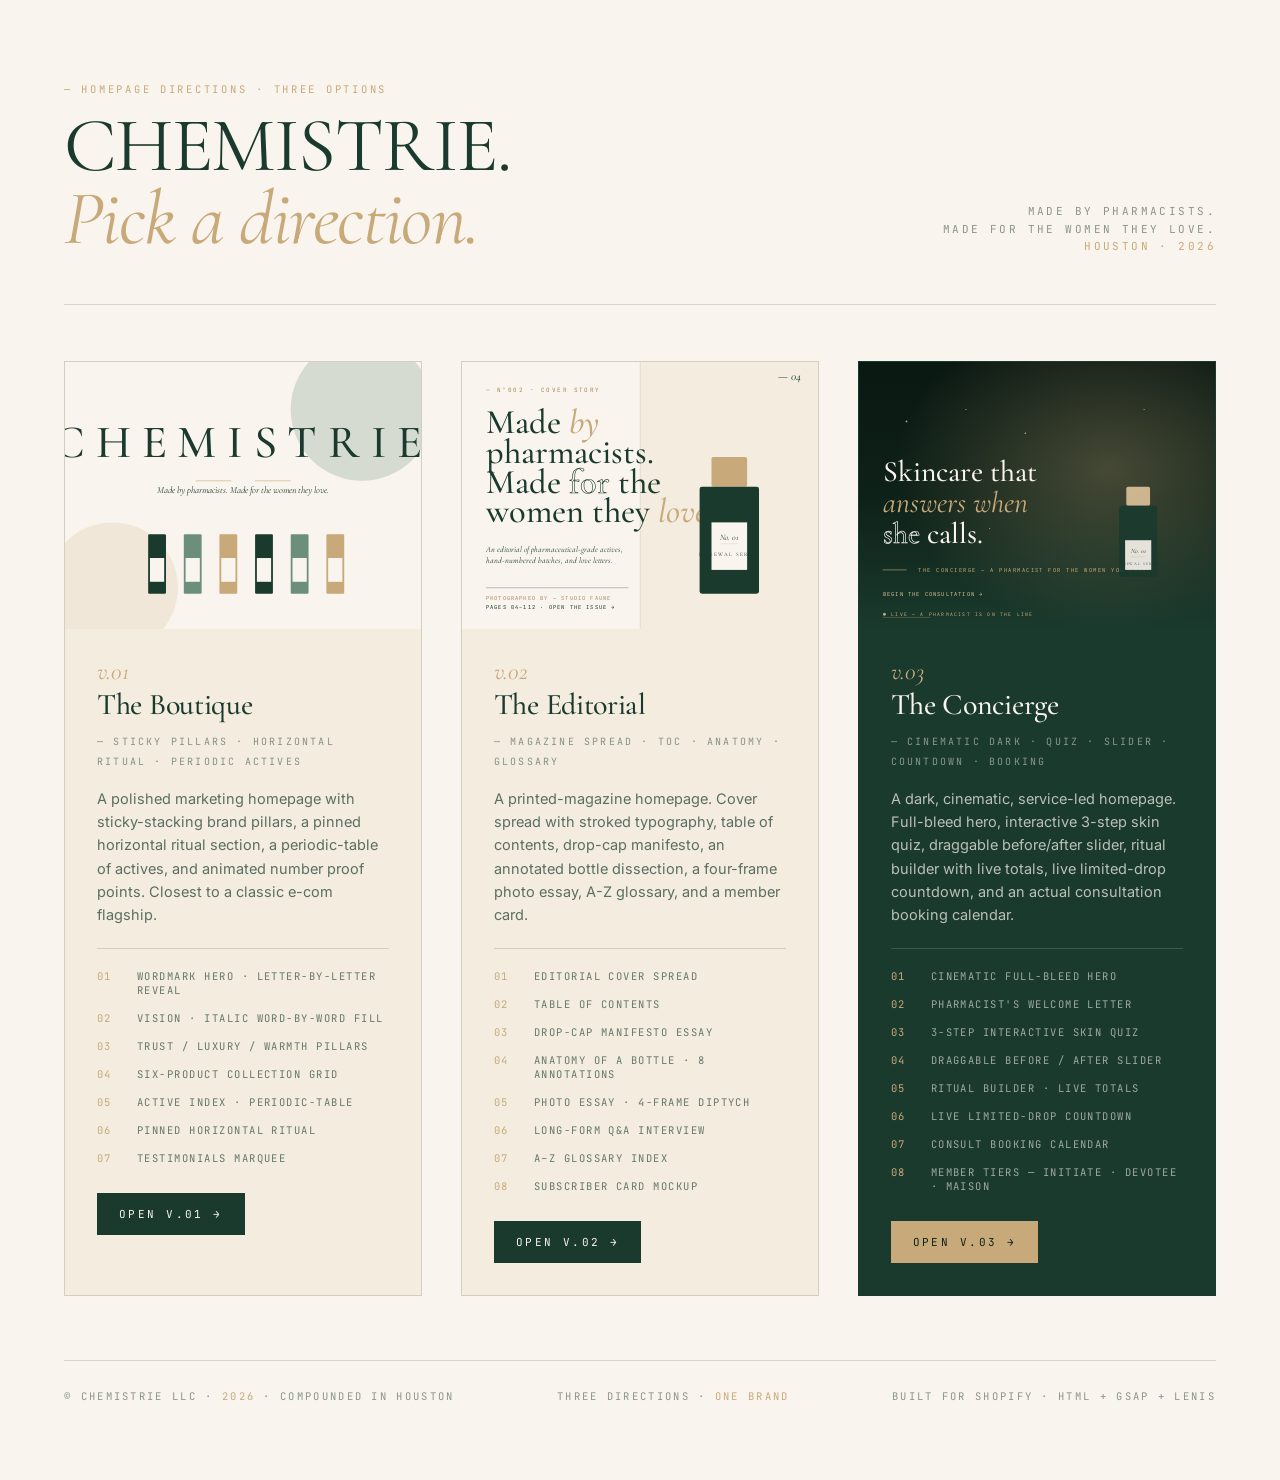
<file: index.html>
<!doctype html>
<html lang="en">
<head>
<meta charset="utf-8" />
<meta name="viewport" content="width=device-width,initial-scale=1" />
<title>CHEMISTRIE — Three Homepage Directions</title>

<link rel="preconnect" href="https://fonts.googleapis.com" />
<link rel="preconnect" href="https://fonts.gstatic.com" crossorigin />
<link href="https://fonts.googleapis.com/css2?family=Cormorant+Garamond:ital,wght@0,400;0,500;0,600;1,400;1,500&family=Inter:wght@400;500;600&family=JetBrains+Mono:wght@400;500&display=swap" rel="stylesheet" />

<style>
:root {
  --c-forest: #1a3a2d;
  --c-forest-2: #0e2118;
  --c-sage: #6c8f7b;
  --c-tan: #c8aa7a;
  --c-cream: #f9f4ed;
  --c-paper: #f3ecdf;
  --c-line: rgba(26,58,45,.16);
  --ff-display: "Cormorant Garamond", Georgia, serif;
  --ff-body: "Inter", sans-serif;
  --ff-mono: "JetBrains Mono", monospace;
  --ease-out: cubic-bezier(0.22, 1, 0.36, 1);
}
* { box-sizing: border-box; }
body {
  margin: 0;
  font-family: var(--ff-body);
  background: var(--c-cream);
  color: var(--c-forest);
  -webkit-font-smoothing: antialiased;
  min-height: 100vh;
}
a { color: inherit; text-decoration: none; }
.shell {
  max-width: 1440px;
  margin: 0 auto;
  padding: clamp(40px, 6vw, 80px) clamp(24px, 5vw, 64px);
}
.head {
  display: grid;
  grid-template-columns: 1fr auto;
  gap: 24px;
  align-items: end;
  padding-bottom: 48px;
  border-bottom: 1px solid var(--c-line);
  margin-bottom: 56px;
}
.brand {
  font-family: var(--ff-display);
  font-size: 32px;
  letter-spacing: .42em;
  color: var(--c-forest);
  font-weight: 500;
}
.kicker {
  font-family: var(--ff-mono);
  font-size: 10.5px;
  letter-spacing: .26em;
  text-transform: uppercase;
  color: var(--c-tan);
  display: inline-block;
  margin-bottom: 14px;
}
.title {
  font-family: var(--ff-display);
  font-weight: 400;
  font-size: clamp(40px, 6vw, 88px);
  line-height: .95;
  letter-spacing: -.02em;
  color: var(--c-forest);
  margin: 0;
}
.title em { font-style: italic; color: var(--c-tan); }
.meta {
  font-family: var(--ff-mono);
  font-size: 11px;
  letter-spacing: .22em;
  text-transform: uppercase;
  color: rgba(26,58,45,.5);
  text-align: right;
  line-height: 1.6;
}
.meta em { font-style: normal; color: var(--c-tan); }

.grid {
  display: grid;
  grid-template-columns: repeat(3, 1fr);
  gap: clamp(20px, 3vw, 40px);
}
.card {
  display: flex; flex-direction: column;
  border: 1px solid var(--c-line);
  background: var(--c-paper);
  transition: all .4s var(--ease-out);
  position: relative;
  overflow: hidden;
}
.card:hover {
  transform: translateY(-6px);
  box-shadow: 0 40px 60px -30px rgba(26,58,45,.32);
  border-color: var(--c-tan);
}
.card__visual {
  aspect-ratio: 4 / 3;
  position: relative;
  overflow: hidden;
}
.card__visual svg { width: 100%; height: 100%; display: block; }

.card__body { padding: 28px 32px 32px; }
.card__num {
  font-family: var(--ff-display);
  font-style: italic;
  font-size: 24px;
  color: var(--c-tan);
  margin-bottom: 4px;
}
.card__name {
  font-family: var(--ff-display);
  font-weight: 500;
  font-size: 30px;
  letter-spacing: -.01em;
  margin: 0 0 6px;
  color: var(--c-forest);
}
.card__tag {
  font-family: var(--ff-mono);
  font-size: 10px;
  letter-spacing: .22em;
  text-transform: uppercase;
  color: rgba(26,58,45,.5);
}
.card__desc {
  margin: 18px 0 22px;
  font-size: 14.5px;
  line-height: 1.6;
  color: rgba(26,58,45,.7);
}
.card__sections {
  list-style: none;
  margin: 0 0 24px;
  padding: 16px 0 0;
  border-top: 1px solid var(--c-line);
  display: flex; flex-direction: column;
  gap: 6px;
  font-family: var(--ff-mono);
  font-size: 10.5px;
  letter-spacing: .14em;
  text-transform: uppercase;
  color: rgba(26,58,45,.65);
}
.card__sections li {
  display: grid;
  grid-template-columns: 30px 1fr;
  gap: 10px;
  padding: 4px 0;
}
.card__sections li i {
  color: var(--c-tan);
  font-style: normal;
}
.card__cta {
  display: inline-flex; align-items: center; gap: 10px;
  align-self: flex-start;
  padding: 14px 22px;
  background: var(--c-forest);
  color: var(--c-cream);
  font-family: var(--ff-mono);
  font-size: 11px;
  letter-spacing: .22em;
  text-transform: uppercase;
  transition: all .25s ease;
}
.card__cta:hover { background: var(--c-forest-2); }
.card--dark { background: var(--c-forest); color: var(--c-cream); }
.card--dark .card__name { color: var(--c-cream); }
.card--dark .card__desc { color: rgba(249,244,237,.72); }
.card--dark .card__sections { color: rgba(249,244,237,.6); border-top-color: rgba(249,244,237,.16); }
.card--dark .card__cta { background: var(--c-tan); color: var(--c-forest-2); }
.card--dark .card__cta:hover { background: var(--c-cream); }
.card--dark .card__tag { color: rgba(249,244,237,.5); }

.foot {
  margin-top: 64px;
  padding-top: 28px;
  border-top: 1px solid var(--c-line);
  display: flex; justify-content: space-between;
  flex-wrap: wrap; gap: 12px;
  font-family: var(--ff-mono);
  font-size: 10.5px;
  letter-spacing: .22em;
  text-transform: uppercase;
  color: rgba(26,58,45,.5);
}
.foot em { font-style: normal; color: var(--c-tan); }

@media (max-width: 1000px) { .grid { grid-template-columns: 1fr 1fr; } }
@media (max-width: 700px) {
  .head { grid-template-columns: 1fr; }
  .meta { text-align: left; }
  .grid { grid-template-columns: 1fr; }
}
</style>
</head>
<body>

<main class="shell">
  <header class="head">
    <div>
      <span class="kicker">— Homepage Directions · Three Options</span>
      <h1 class="title">CHEMISTRIE.<br/><em>Pick a direction.</em></h1>
    </div>
    <div class="meta">
      Made by pharmacists.<br/>
      Made for the women they love.<br/>
      <em>Houston · 2026</em>
    </div>
  </header>

  <div class="grid">

    <!-- v1 -->
    <a class="card" href="chemistrie.html">
      <div class="card__visual">
        <svg viewBox="0 0 600 450" preserveAspectRatio="xMidYMid slice">
          <rect width="600" height="450" fill="#f9f4ed"/>
          <circle cx="500" cy="80" r="120" fill="#6c8f7b" opacity=".25"/>
          <circle cx="80" cy="380" r="110" fill="#c8aa7a" opacity=".18"/>
          <text x="300" y="160" text-anchor="middle" font-family="Cormorant Garamond" font-size="78" font-weight="500" fill="#1a3a2d" letter-spacing="18">CHEMISTRIE</text>
          <line x1="220" y1="200" x2="280" y2="200" stroke="#c8aa7a" stroke-width="1"/>
          <text x="300" y="220" text-anchor="middle" font-family="Cormorant Garamond" font-style="italic" font-size="16" fill="#1a3a2d">Made by pharmacists. Made for the women they love.</text>
          <line x1="320" y1="200" x2="380" y2="200" stroke="#c8aa7a" stroke-width="1"/>
          <!-- product bottles row -->
          <g transform="translate(140 290)">
            <rect width="30" height="100" rx="2" fill="#1a3a2d"/>
            <rect x="3" y="40" width="24" height="40" fill="#f9f4ed"/>
          </g>
          <g transform="translate(200 290)">
            <rect width="30" height="100" rx="2" fill="#6c8f7b"/>
            <rect x="3" y="40" width="24" height="40" fill="#f9f4ed"/>
          </g>
          <g transform="translate(260 290)">
            <rect width="30" height="100" rx="2" fill="#c8aa7a"/>
            <rect x="3" y="40" width="24" height="40" fill="#f9f4ed"/>
          </g>
          <g transform="translate(320 290)">
            <rect width="30" height="100" rx="2" fill="#1a3a2d"/>
            <rect x="3" y="40" width="24" height="40" fill="#f9f4ed"/>
          </g>
          <g transform="translate(380 290)">
            <rect width="30" height="100" rx="2" fill="#6c8f7b"/>
            <rect x="3" y="40" width="24" height="40" fill="#f9f4ed"/>
          </g>
          <g transform="translate(440 290)">
            <rect width="30" height="100" rx="2" fill="#c8aa7a"/>
            <rect x="3" y="40" width="24" height="40" fill="#f9f4ed"/>
          </g>
        </svg>
      </div>
      <div class="card__body">
        <span class="card__num">v.01</span>
        <h3 class="card__name">The Boutique</h3>
        <span class="card__tag">— Sticky pillars · horizontal ritual · periodic actives</span>
        <p class="card__desc">A polished marketing homepage with sticky-stacking brand pillars, a pinned horizontal ritual section, a periodic-table of actives, and animated number proof points. Closest to a classic e-com flagship.</p>
        <ul class="card__sections">
          <li><i>01</i>Wordmark hero · letter-by-letter reveal</li>
          <li><i>02</i>Vision · italic word-by-word fill</li>
          <li><i>03</i>Trust / Luxury / Warmth pillars</li>
          <li><i>04</i>Six-product collection grid</li>
          <li><i>05</i>Active Index · periodic-table</li>
          <li><i>06</i>Pinned horizontal ritual</li>
          <li><i>07</i>Testimonials marquee</li>
        </ul>
        <span class="card__cta">Open v.01 →</span>
      </div>
    </a>

    <!-- v2 -->
    <a class="card" href="v2/chemistrie-v2.html">
      <div class="card__visual">
        <svg viewBox="0 0 600 450" preserveAspectRatio="xMidYMid slice">
          <rect width="600" height="450" fill="#f9f4ed"/>
          <!-- editorial split -->
          <rect x="300" y="0" width="300" height="450" fill="#f3ecdf"/>
          <line x1="300" y1="0" x2="300" y2="450" stroke="#1a3a2d" stroke-width="0.5" opacity=".3"/>
          <!-- left text -->
          <text x="40" y="50" font-family="JetBrains Mono" font-size="10" fill="#a78a5e" letter-spacing="2.5">— N°002 · COVER STORY</text>
          <text x="40" y="120" font-family="Cormorant Garamond" font-size="58" font-weight="500" fill="#1a3a2d">Made <tspan font-style="italic" fill="#c8aa7a">by</tspan></text>
          <text x="40" y="170" font-family="Cormorant Garamond" font-size="58" font-weight="500" fill="#1a3a2d">pharmacists.</text>
          <text x="40" y="220" font-family="Cormorant Garamond" font-size="58" font-weight="500" fill="#1a3a2d">Made <tspan stroke="#1a3a2d" stroke-width="1" fill="none">for</tspan> the</text>
          <text x="40" y="270" font-family="Cormorant Garamond" font-size="58" font-weight="500" fill="#1a3a2d">women they <tspan font-style="italic" fill="#c8aa7a">love.</tspan></text>
          <text x="40" y="320" font-family="Cormorant Garamond" font-style="italic" font-size="14" fill="#1a3a2d">An editorial of pharmaceutical-grade actives,</text>
          <text x="40" y="338" font-family="Cormorant Garamond" font-style="italic" font-size="14" fill="#1a3a2d">hand-numbered batches, and love letters.</text>
          <line x1="40" y1="380" x2="280" y2="380" stroke="#1a3a2d" stroke-width="0.5"/>
          <text x="40" y="400" font-family="JetBrains Mono" font-size="9" fill="#a78a5e" letter-spacing="2">PHOTOGRAPHED BY — STUDIO FAUNE</text>
          <text x="40" y="416" font-family="JetBrains Mono" font-size="9" fill="#1a3a2d" letter-spacing="2">PAGES 04–112 · OPEN THE ISSUE →</text>
          <!-- right bottle on tan -->
          <g transform="translate(450 220)">
            <rect x="-30" y="-60" width="60" height="50" rx="3" fill="#c8aa7a"/>
            <rect x="-50" y="-10" width="100" height="180" rx="4" fill="#1a3a2d"/>
            <rect x="-30" y="50" width="60" height="80" fill="#f9f4ed"/>
            <text y="80" text-anchor="middle" font-family="Cormorant Garamond" font-style="italic" font-size="14" fill="#1a3a2d">No. 01</text>
            <line x1="-15" y1="86" x2="15" y2="86" stroke="#c8aa7a" stroke-width="0.4"/>
            <text y="106" text-anchor="middle" font-family="Cormorant Garamond" font-size="9" fill="#1a3a2d" letter-spacing="2">RENEWAL SERUM</text>
          </g>
          <text x="570" y="30" text-anchor="end" font-family="Cormorant Garamond" font-style="italic" font-size="20" fill="#1a3a2d">— 04</text>
        </svg>
      </div>
      <div class="card__body">
        <span class="card__num">v.02</span>
        <h3 class="card__name">The Editorial</h3>
        <span class="card__tag">— Magazine spread · TOC · anatomy · glossary</span>
        <p class="card__desc">A printed-magazine homepage. Cover spread with stroked typography, table of contents, drop-cap manifesto, an annotated bottle dissection, a four-frame photo essay, A-Z glossary, and a member card.</p>
        <ul class="card__sections">
          <li><i>01</i>Editorial cover spread</li>
          <li><i>02</i>Table of Contents</li>
          <li><i>03</i>Drop-cap manifesto essay</li>
          <li><i>04</i>Anatomy of a Bottle · 8 annotations</li>
          <li><i>05</i>Photo Essay · 4-frame diptych</li>
          <li><i>06</i>Long-form Q&amp;A interview</li>
          <li><i>07</i>A–Z glossary index</li>
          <li><i>08</i>Subscriber card mockup</li>
        </ul>
        <span class="card__cta">Open v.02 →</span>
      </div>
    </a>

    <!-- v3 -->
    <a class="card card--dark" href="v3/chemistrie-v3.html">
      <div class="card__visual">
        <svg viewBox="0 0 600 450" preserveAspectRatio="xMidYMid slice">
          <defs>
            <linearGradient id="cinBg2" x1="0" y1="0" x2="0" y2="1">
              <stop offset="0" stop-color="#0a1812"/>
              <stop offset=".5" stop-color="#0e2118"/>
              <stop offset="1" stop-color="#1a3a2d"/>
            </linearGradient>
            <radialGradient id="glow2" cx="0.7" cy="0.4" r="0.6">
              <stop offset="0" stop-color="#c8aa7a" stop-opacity=".3"/>
              <stop offset="1" stop-color="#c8aa7a" stop-opacity="0"/>
            </radialGradient>
          </defs>
          <rect width="600" height="450" fill="url(#cinBg2)"/>
          <rect width="600" height="450" fill="url(#glow2)"/>
          <!-- particles -->
          <circle cx="80" cy="100" r="1.5" fill="#c8aa7a"/>
          <circle cx="180" cy="80" r="1" fill="#c8aa7a"/>
          <circle cx="280" cy="120" r="1.4" fill="#c8aa7a"/>
          <circle cx="480" cy="80" r="1" fill="#c8aa7a"/>
          <circle cx="80" cy="240" r="1.2" fill="#c8aa7a"/>
          <circle cx="220" cy="280" r="1" fill="#c8aa7a"/>
          <!-- big text -->
          <text x="40" y="200" font-family="Cormorant Garamond" font-size="50" font-weight="500" fill="#f9f4ed">Skincare that</text>
          <text x="40" y="252" font-family="Cormorant Garamond" font-style="italic" font-size="50" fill="#c8aa7a">answers when</text>
          <text x="40" y="304" font-family="Cormorant Garamond" font-size="50" font-weight="500" stroke="#f9f4ed" stroke-width="1.2" fill="none">she <tspan fill="#f9f4ed" stroke="none">calls.</tspan></text>
          <line x1="40" y1="350" x2="80" y2="350" stroke="#c8aa7a" stroke-width="1"/>
          <text x="100" y="354" font-family="JetBrains Mono" font-size="9" fill="#c8aa7a" letter-spacing="2.5">THE CONCIERGE — A PHARMACIST FOR THE WOMEN YOU LOVE</text>
          <text x="40" y="394" font-family="JetBrains Mono" font-size="9" fill="#dec39a" letter-spacing="2">BEGIN THE CONSULTATION →</text>
          <!-- bottle right -->
          <g transform="translate(470 280)" opacity=".9">
            <rect x="-20" y="-70" width="40" height="32" rx="3" fill="#dec39a"/>
            <rect x="-32" y="-38" width="64" height="120" rx="4" fill="#1a3a2d"/>
            <rect x="-22" y="20" width="44" height="50" fill="#f9f4ed"/>
            <text y="42" text-anchor="middle" font-family="Cormorant Garamond" font-style="italic" font-size="11" fill="#1a3a2d">No. 01</text>
            <line x1="-12" y1="48" x2="12" y2="48" stroke="#c8aa7a" stroke-width="0.4"/>
            <text y="62" text-anchor="middle" font-family="Cormorant Garamond" font-size="6.5" fill="#1a3a2d" letter-spacing="1.5">RENEWAL SERUM</text>
          </g>
          <!-- bottom strip -->
          <line x1="40" y1="430" x2="120" y2="430" stroke="#c8aa7a" stroke-width="0.5"/>
          <text x="40" y="428" font-family="JetBrains Mono" font-size="8" fill="#c8aa7a" letter-spacing="2">● LIVE — A PHARMACIST IS ON THE LINE</text>
        </svg>
      </div>
      <div class="card__body">
        <span class="card__num">v.03</span>
        <h3 class="card__name">The Concierge</h3>
        <span class="card__tag">— Cinematic dark · quiz · slider · countdown · booking</span>
        <p class="card__desc">A dark, cinematic, service-led homepage. Full-bleed hero, interactive 3-step skin quiz, draggable before/after slider, ritual builder with live totals, live limited-drop countdown, and an actual consultation booking calendar.</p>
        <ul class="card__sections">
          <li><i>01</i>Cinematic full-bleed hero</li>
          <li><i>02</i>Pharmacist's welcome letter</li>
          <li><i>03</i>3-step interactive skin quiz</li>
          <li><i>04</i>Draggable before / after slider</li>
          <li><i>05</i>Ritual builder · live totals</li>
          <li><i>06</i>Live limited-drop countdown</li>
          <li><i>07</i>Consult booking calendar</li>
          <li><i>08</i>Member tiers — Initiate · Devotee · Maison</li>
        </ul>
        <span class="card__cta">Open v.03 →</span>
      </div>
    </a>

  </div>

  <footer class="foot">
    <span>© Chemistrie LLC · <em>2026</em> · Compounded in Houston</span>
    <span>Three directions · <em>One brand</em></span>
    <span>Built for Shopify · HTML + GSAP + Lenis</span>
  </footer>
</main>

</body>
</html>
</file>
